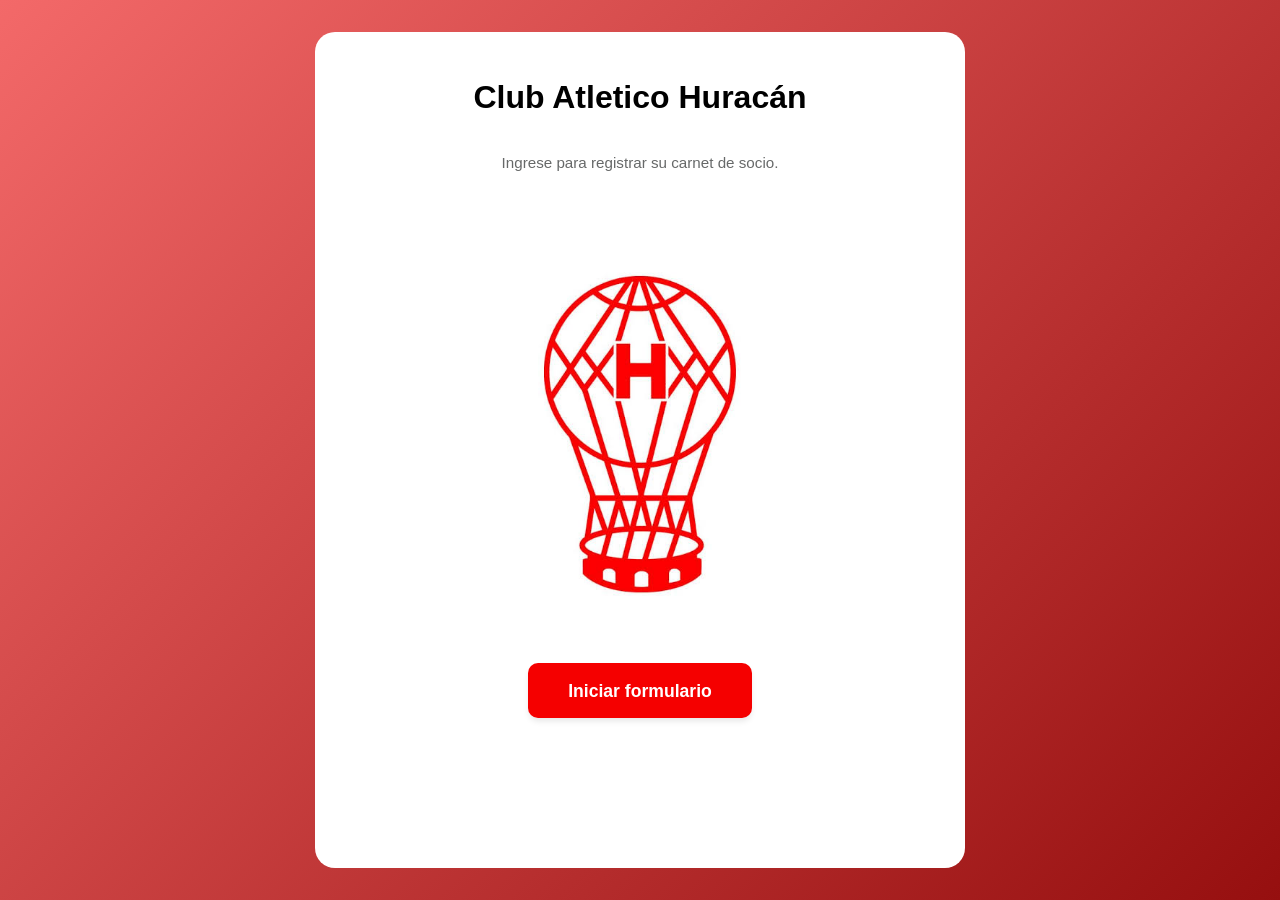
<file: index.html>
<!DOCTYPE html>
<html lang="es">
<head>
    <meta charset="UTF-8">
    <meta name="viewport" content="width=device-width, initial-scale=1.0">
    <title>Inicio</title>
    <link rel="stylesheet" href="styles.css">
</head>
<body>
    <div>
        <main class="presentacion">
            <h1>Club Atletico Huracán</h1>
            <p>Ingrese para registrar su carnet de socio.</p>
            <div class="foto-contenedor">
                <img src="img/huracan.jpg" class="foto-presentacion">
            </div>
            <a href="formulario.html" class="btn-iniciar">Iniciar formulario</a>
        </main>
    </div>
</body>
</html>
</file>
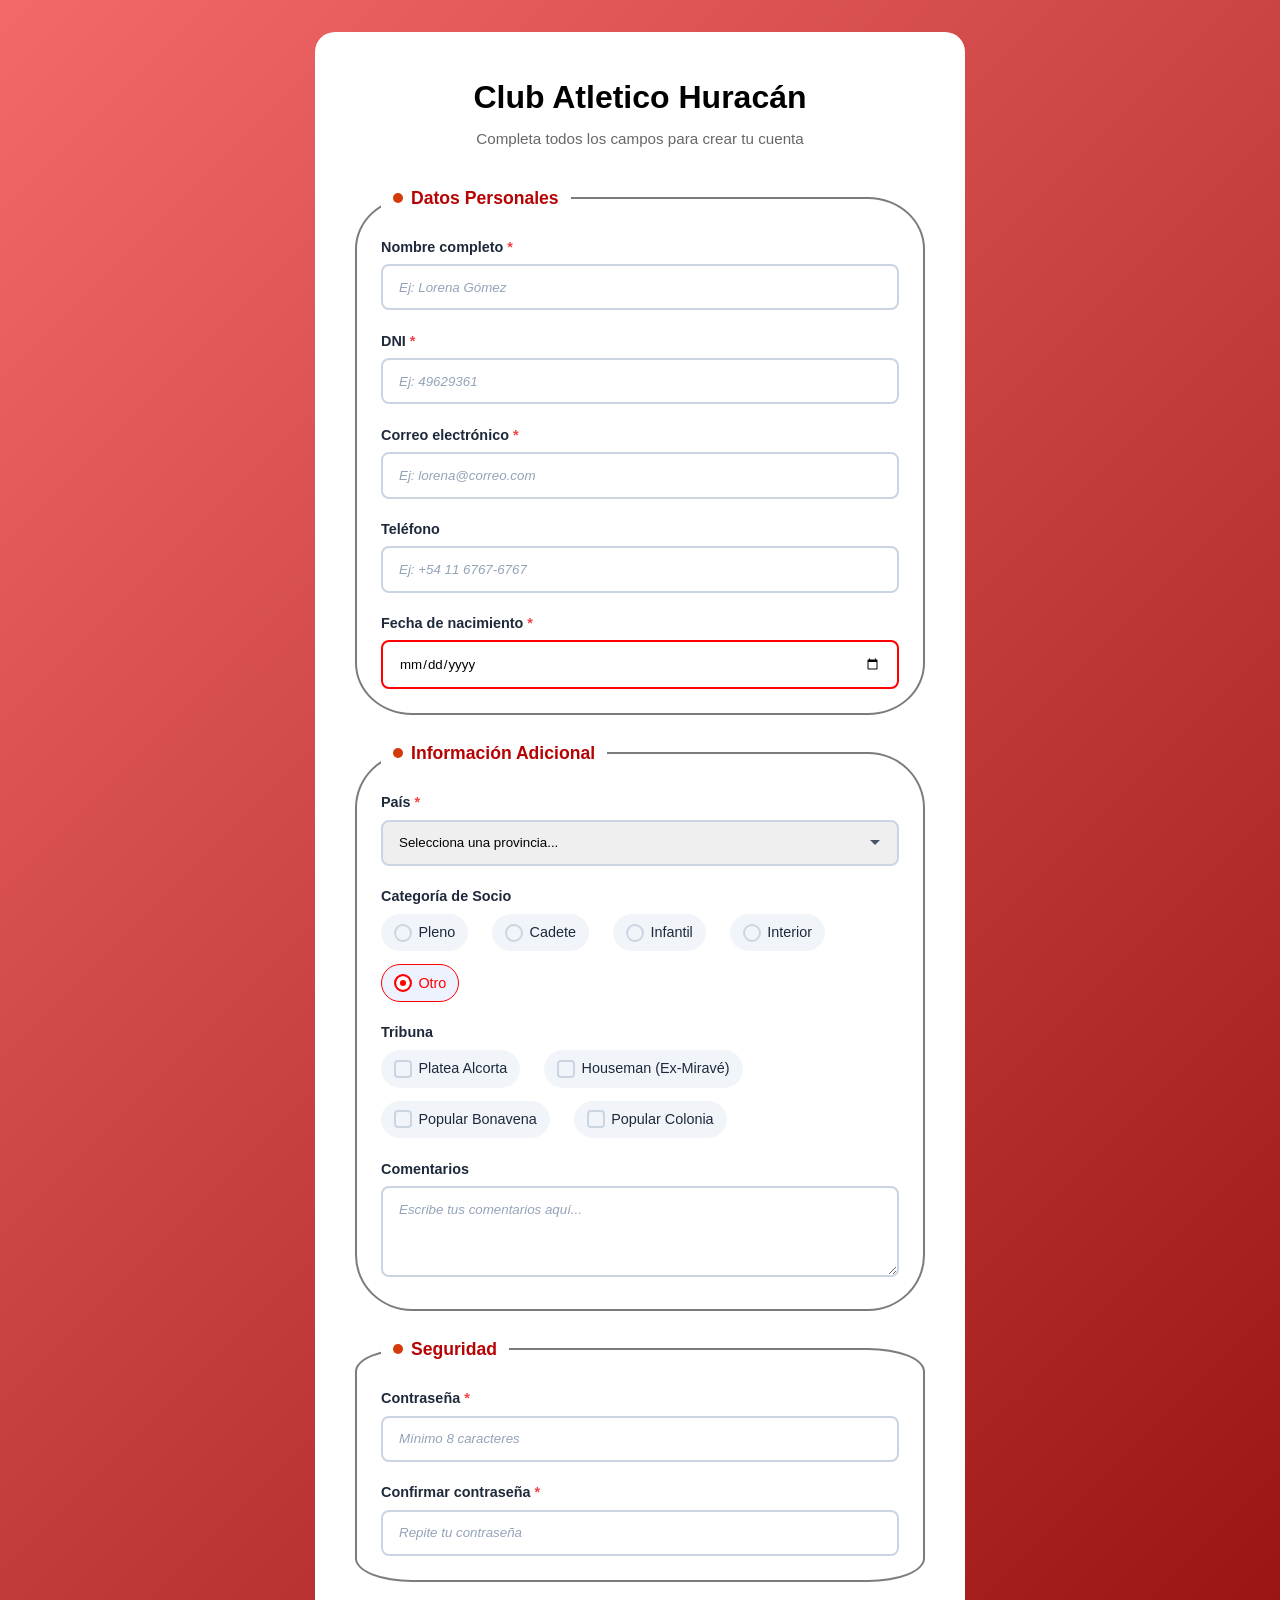
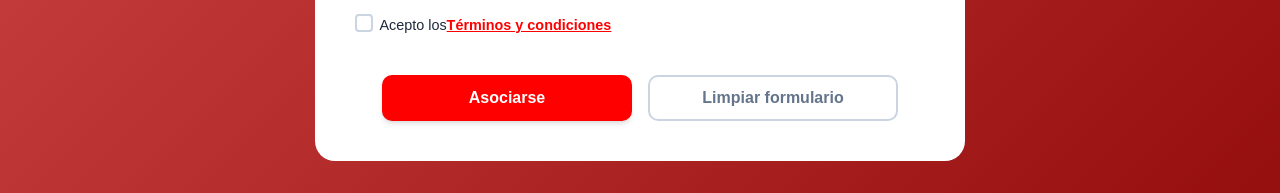
<file: Formulario.html>
<!DOCTYPE html>
<html lang="es">
<head>
    <meta charset="UTF-8">
    <meta name="viewport" content="width=device-width, initial-scale=1.0">
    <title>Formulario</title>
    <link rel="stylesheet" href="styles.css">
</head>
<body>
    <div>
        <h1>Club Atletico Huracán</h1>
        <p>Completa todos los campos para crear tu cuenta</p>

        <form action="#" method="POST" id="registroForm">
            <fieldset>
                <legend>Datos Personales</legend>

                <div>
                    <label for="nombre">Nombre completo</label>
                    <input type="text" id="nombre" name="nombre" placeholder="Ej: Lorena Gómez" required>
                </div>

                <div>
                    <label for="DNI">DNI</label>
                    <input type="text" id="DNI" name="DNI" placeholder="Ej: 49629361" required>
                </div>

                <div>
                    <label for="email">Correo electrónico</label>
                    <input type="email" id="email" name="email" placeholder="Ej: lorena@correo.com" required>
                </div>

                <div>
                    <label for="telefono">Teléfono</label>
                    <input type="tel" id="telefono" name="telefono" placeholder="Ej: +54 11 6767-6767">
                </div>

                <div>
                    <label for="fechaNacimiento">Fecha de nacimiento</label>
                    <input type="date" id="fechaNacimiento" name="fechaNacimiento" required>
                </div>
            </fieldset>

            <fieldset>
                <legend>Información Adicional</legend>

                <div>
                    <label for="pais">País</label>
                    <select id="pais" name="pais" required>
                        <option value="">Selecciona una provincia...</option>
                        <option value="AR">CABA</option>
                        <option value="BO">Córdoba</option>
                        <option value="BR">Entre Ríos</option>
                        <option value="CL">Formosa</option>
                        <option value="CO">Mendoza</option>
                        <option value="EC">Neuquén</option>
                        <option value="ES">Santa Fe</option>
                        <option value="MX">Chubut</option>
                        <option value="PE">Santa Cruz</option>
                        <option value="UY">Río Negro</option>
                        <option value="VE">Misiones</option>
                        <option value="OTRO">Otro</option>
                    </select>
                </div>

                <div>
                    <label>Categoría de Socio</label>
                    <div>
                        <label>
                            <input type="radio" name="Socio" value="Pleno">
                            Pleno
                        </label>
                        <label>
                            <input type="radio" name="Socio" value="Cadete">
                            Cadete
                        </label>
                        <label>
                            <input type="radio" name="Socio" value="Infantil">
                            Infantil
                        </label>
                        <label>
                            <input type="radio" name="Socio" value="Interior">
                            Interior
                        </label>
                        <label>
                            <input type="radio" name="Socio" value="Otro" checked>
                            Otro
                        </label>
                    </div>
                </div>

                <div>
                    <label>Tribuna</label>
                    <div>
                        <label>
                            <input type="checkbox" name="intereses" value="Tribuna1">
                            Platea Alcorta
                        </label>
                        <label>
                            <input type="checkbox" name="intereses" value="Tribuna2">
                            Houseman (Ex-Miravé)
                        </label>
                        <label>
                            <input type="checkbox" name="intereses" value="Tribuna3">
                            Popular Bonavena 
                        </label>
                        <label>
                            <input type="checkbox" name="intereses" value="Tribuna4">
                            Popular Colonia
                        </label>
                    </div>
                </div>

                <div>
                    <label for="comentarios">Comentarios</label>
                    <textarea id="comentarios" name="comentarios" rows="4" placeholder="Escribe tus comentarios aquí..."></textarea>
                </div>
            </fieldset>

            <fieldset>
                <legend>Seguridad</legend>

                <div>
                    <label for="password">Contraseña</label>
                    <input type="password" id="password" name="password" placeholder="Mínimo 8 caracteres" minlength="8" required>
                </div>

                <div>
                    <label for="confirmPassword">Confirmar contraseña</label>
                    <input type="password" id="confirmPassword" name="confirmPassword" placeholder="Repite tu contraseña" minlength="8" required>
                </div>
            </fieldset>

            <div>
                <label>
                    <input type="checkbox" name="terminos" required>
                    Acepto los <a href="#">Términos y condiciones</a>
                </label>
            </div>

            <div>
                <button type="submit">Asociarse</button>
                <button type="reset">Limpiar formulario</button>
            </div>
        </form>
    </div>
</body>
</html>
</file>
<file: styles.css>
*,
*::before,
*::after {
    box-sizing: border-box;
    margin: 0;
    padding: 0;
}

body {
    font-family: Arial, sans-serif;
    background: linear-gradient(135deg, #f36969 0%, #960f0f 100%);
    min-height: 100vh;
    display: flex;
    justify-content: center;
    align-content: center;
    padding: 2rem;
    color: #020202;
    line-height: 1.6;
}
body > div {
    background: #ffffff;
    border-radius: 20px;
    padding: 2.5rem;
    width: 100%;
    max-width: 650px;
}

h1 {
    font-size: 2rem;
    font-weight: 700;
    color: rgb(0, 0, 0);
    margin-bottom: 0.25rem;
    text-align: center;
}

h1 + p {
    text-align: center;
    color: rgb(103, 105, 105);
    margin-bottom: 2rem;
    font-size: 0.95rem;
}

form {
    display: flex;
    flex-direction: column;
    gap: 1.5rem;
}

fieldset {
    border: 2px solid rgb(124, 124, 124);
    border-radius: 10%;
    padding: 1.5rem;
}


legend {
    font-weight: 700;
    font-size: 1.1rem;
    color:rgb(182, 3, 3);
    padding: 0 0.75rem;
    display: flex;
    align-items: center;
    gap: 0.5rem;
}
legend::before {
    content: '';
    display: inline-block;
    width: 10px;
    height: 10px;
    background: rgb(212, 59, 12);
    border-radius: 50%;
}

fieldset > div {
    margin-bottom: 1.2rem;
}

fieldset > div:last-child {
    margin-bottom: 0;
}

label {
    display: block;
    font-weight: 600;
    font-size: 0.9rem;
    color: #1e293b;
    margin-bottom: 0.35rem;
    cursor: pointer;
}
input[type="text"],
input[type="email"],
input[type="tel"],
input[type="date"],
input[type="password"],
select,
textarea {
    width: 100%;
    padding: 0.85rem 1rem;
    border: 2px solid #cbd5e1;
    border-radius: 8px;
    font-family: inherit;
    color: #020202;
    box-sizing: border-box;
}

input::placeholder,
textarea::placeholder {
    color: #94a3b8;
    font-style: italic; 
}

select {
    appearance: none;
    background-image: url("data:image/svg+xml,%3Csvg xmlns='http://www.w3.org/2000/svg' width='12' height='12' viewBox='0 0 12 12'%3E%3Cpath fill='%23475569' d='M6 8L1 3h10z'/%3E%3C/svg%3E");
    background-position: right 1rem center;
    background-repeat: no-repeat;
    background-position: right 1rem center;
    padding-right: 2.5rem;
    cursor: pointer;
}
input[type="radio"],
input[type="checkbox"] {
    appearance: none;
    -webkit-appearance: none;
    width: 18px;
    height: 18px;
    border: 2px solid #cbd5e1;
    margin-right: 0.4rem;
    vertical-align: middle;
    cursor: pointer;
    position: relative;
    flex-shrink: 0;
}

input[type="radio"] {
    border-radius: 50%;
}

input[type="checkbox"] {
    border-radius: 4px;
}

input[type="radio"]:checked {
    border-color: #ff0000;
    background: #ff0000;
    box-shadow: inset 0 0 0 4px #ffffff;
}

input[type="checkbox"]:checked {
    border-color: #ff0000;
    background: #ff0000;
    background-image: url("data:image/svg+xml,%3Csvg xmlns='http://www.w3.org/2000/svg' width='12' height='12' viewBox='0 0 24 24' fill='none' stroke='white' stroke-width='3' stroke-linecap='round' stroke-linejoin='round'%3E%3Cpolyline points='20 6 9 17 4 12'%3E%3C/polyline%3E%3C/svg%3E");
    background-position: center;
    background-repeat: no-repeat;
}

input[type="radio"]:hover,
input[type="checkbox"]:hover {
    border-color: #ff0000;
}

input[type="radio"]:focus-visible,
input[type="checkbox"]:focus-visible {
    outline: 2px solid #ff0000;
    outline-offset: 2px;
}
fieldset > div > div {
    display: flex;
    flex-wrap: wrap;
    gap: 0.8rem 1.5rem;
    margin-top: 0.3rem;
}

fieldset > div > div label {
    display: inline-flex;
    align-items: center;
    font-weight: 400;
    font-size: 0.9rem;
    margin-bottom: 0;
    cursor: pointer;
    padding: 0.4rem 0.75rem;
    border-radius: 20px;
    background: #f1f5f9;
    border: 1px solid transparent;
}

fieldset > div > div label:has(input:checked) {
    background: #eef2ff;
    border-color: #ff0000;
    color: #ff0000;
    font-weight: 500;
}

textarea {
    resize: vertical;
    min-height: 80px;
}

form > div:has(input[name="terminos"]) {
    display: flex;
    align-items: flex-start;
    padding: 0.5rem 0;
}

form > div:has(input[name="terminos"]) label {
    display: inline-flex;
    align-items: flex-start;
    font-weight: 400;
    font-size: 0.9rem;
}

form > div:has(input[name="terminos"]) a {
    color: #ff0000;
    text-decoration: underline;
    font-weight: 600;
}

form > div:has(input[name="terminos"]) a:hover {
    color: #ff0000;
    text-decoration: none;
}

form > div:last-child {
    display: flex;
    gap: 1rem;
    justify-content: center;
    flex-wrap: wrap;
}

button {
    font-family: inherit;
    font-size: 1rem;
    font-weight: 600;
    padding: 0.75rem 2rem;
    border: none;
    border-radius: 10px;
    cursor: pointer;
    display: inline-flex;
    align-items: center;
    justify-content: center;
    gap: 0.5rem;
}

button[type="submit"] {
    background: #ff0000;
    color: white;
    box-shadow: 0 4px 6px -1px rgba(0, 0, 0, 0.1),
                0 2px 4px -2px rgba(0, 0, 0, 0.1);
    flex: 1;
    max-width: 250px;
    transition: all 0.2s ease;
}

button[type="submit"]:hover {
    background: #ff0000;
    transform: translateY(-2px);
    box-shadow: 0 6px 20px rgba(79, 70, 229, 0.35);
}

button[type="submit"]:active {
    transform: translateY(0);
    box-shadow: 0 4px 6px -1px rgba(0, 0, 0, 0.1),
                0 2px 4px -2px rgba(0, 0, 0, 0.1);
                
}

button[type="reset"] {
    background: transparent;
    color: #64748b;
    border: 2px solid #cbd5e1;
    flex: 1;
    max-width: 250px;
    transition: all 0.2s ease;
}

button[type="reset"]:hover {
    background: #f8fafc;
    border-color: #94a3b8;
    color: #1e293b;
    transform: translateY(-2px);
}

button[type="reset"]:active {
    transform: translateY(0);
}

input:valid:not(:placeholder-shown):not([type="radio"]):not([type="checkbox"]) {
    border-color: #22c55e;
}

input:invalid:not(:placeholder-shown):not(:focus):not([type="radio"]):not([type="checkbox"]) {
    border-color: #ff0000;
}

label:has(+ input[required])::after,
label:has(+ select[required])::after {
    content: ' *';
    color: #ef4444;
    font-weight: 700;

}
@media (max-width: 600px) {
    body {
        padding: 1rem;
    }

    body > div {
        padding: 1.5rem;
        border-radius: 16px;
    }

    h1 {
        font-size: 1.5rem;
    }

    fieldset {
        padding: 1rem;
    }

    fieldset > div > div {
        flex-direction: column;
        gap: 0.5rem;
    }

    form > div:last-child {
        flex-direction: column;
        align-items: center;
    }

    button {
        max-width: 100% !important;
        width: 100%;
    }
}

:focus-visible {
    outline: 2px solid #ff0000;
    outline-offset: 2px;
}

.presentacion {
    display: flex;
    flex-direction: column;
    align-items: center;
    gap: 1.5rem;
}

.foto-contenedor {
    width: 100%;
    max-width: 400px;
}

.foto-presentacion {
    width: 100%;
}

.btn-iniciar {
    background: #f50000;
    color: white;
    text-decoration: none;
    font-weight: 600;
    font-size: 1.1rem;
    padding: 0.85rem 2.5rem;
    border-radius: 10px;
    box-shadow:0 4px 6px -1px rgba(0, 0, 0, 0.1);
    transition: all 0.2s ease;
}

.btn-iniciar:hover {
    background: #f50000;
    transform: translateY(-2px);
}

.btn-iniciar:active {
    transform: translateY(0);
}
</file>
